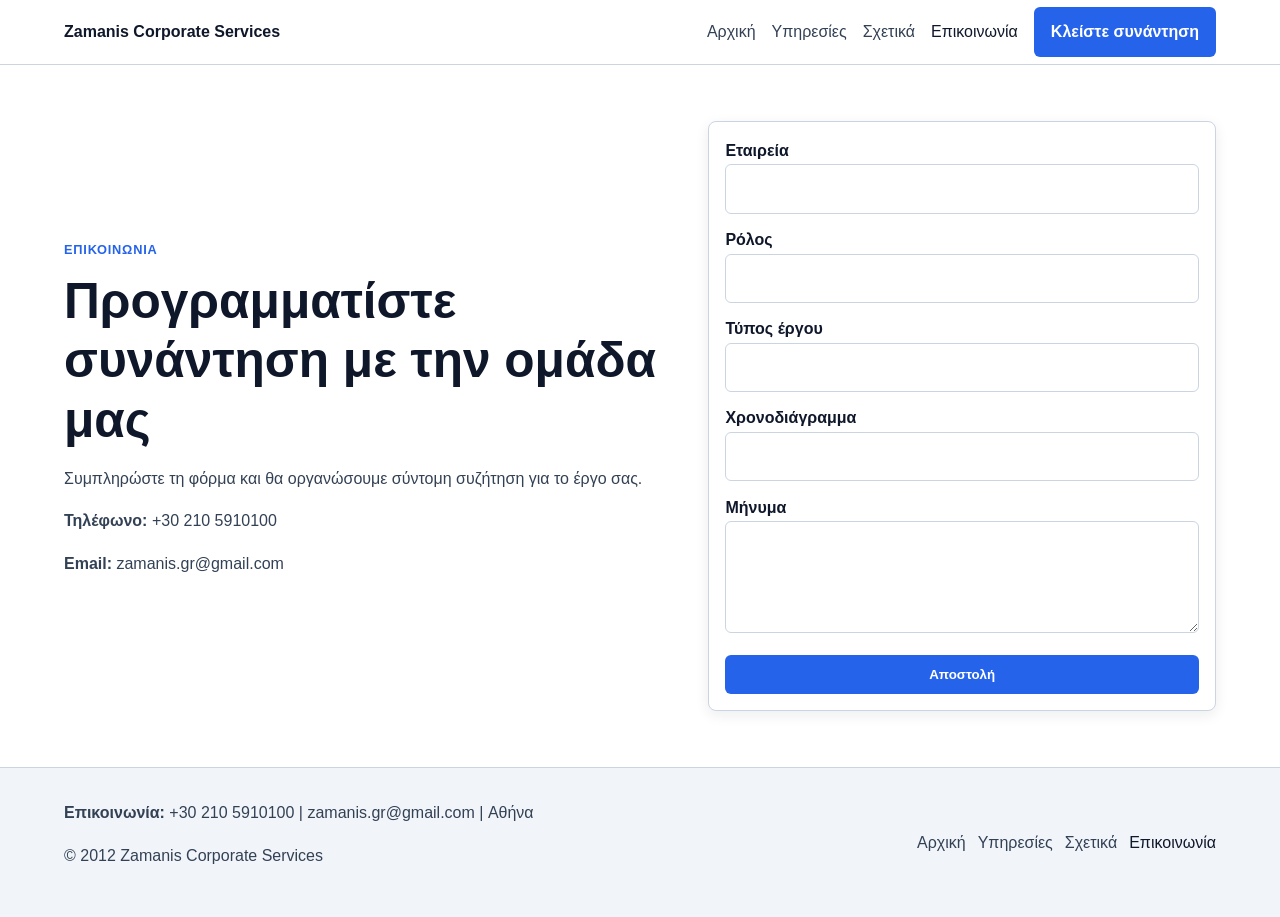
<file: contact.html>
<!DOCTYPE html>
<html lang="el">
<head>
  <meta charset="UTF-8">
  <meta name="viewport" content="width=device-width, initial-scale=1.0">
  <title>Εταιρικές Υπηρεσίες Ψηφιακής Υποδομής & Εκδηλώσεων</title>
  <meta name="description" content="Ολοκληρωμένη υποστήριξη εταιρικής επικοινωνίας, marketing και εκδηλώσεων από έναν συνεργάτη.">
  <link rel="stylesheet" href="assets/css/style.css">
</head>
<body data-page="contact">
  <div id="site-header"></div>

  <main>
    <section class="section">
      <div class="container two-col">
        <div>
          <p class="kicker">Επικοινωνία</p>
          <h1>Προγραμματίστε συνάντηση με την ομάδα μας</h1>
          <p>Συμπληρώστε τη φόρμα και θα οργανώσουμε σύντομη συζήτηση για το έργο σας.</p>
          <p><strong>Τηλέφωνο:</strong> <a href="tel:+302105910100">+30 210 5910100</a></p>
          <p><strong>Email:</strong> <a href="mailto:zamanis.gr@gmail.com">zamanis.gr@gmail.com</a></p>
        </div>
        <form class="contact-form card" id="contactForm">
          <div>
            <label for="company">Εταιρεία</label>
            <input id="company" name="company" required>
          </div>
          <div>
            <label for="role">Ρόλος</label>
            <input id="role" name="role" required>
          </div>
          <div>
            <label for="projectType">Τύπος έργου</label>
            <input id="projectType" name="projectType" required>
          </div>
          <div>
            <label for="timeline">Χρονοδιάγραμμα</label>
            <input id="timeline" name="timeline" required>
          </div>
          <div>
            <label for="message">Μήνυμα</label>
            <textarea id="message" name="message" required></textarea>
          </div>
          <button class="btn btn-primary" type="submit">Αποστολή</button>
          <p id="formSuccess" class="form-success">Θα επικοινωνήσουμε εντός μίας εργάσιμης ημέρας.</p>
        </form>
      </div>
    </section>
  </main>

  <div id="site-footer"></div>

  <script src="assets/js/main.js"></script>
</body>
</html>
</file>
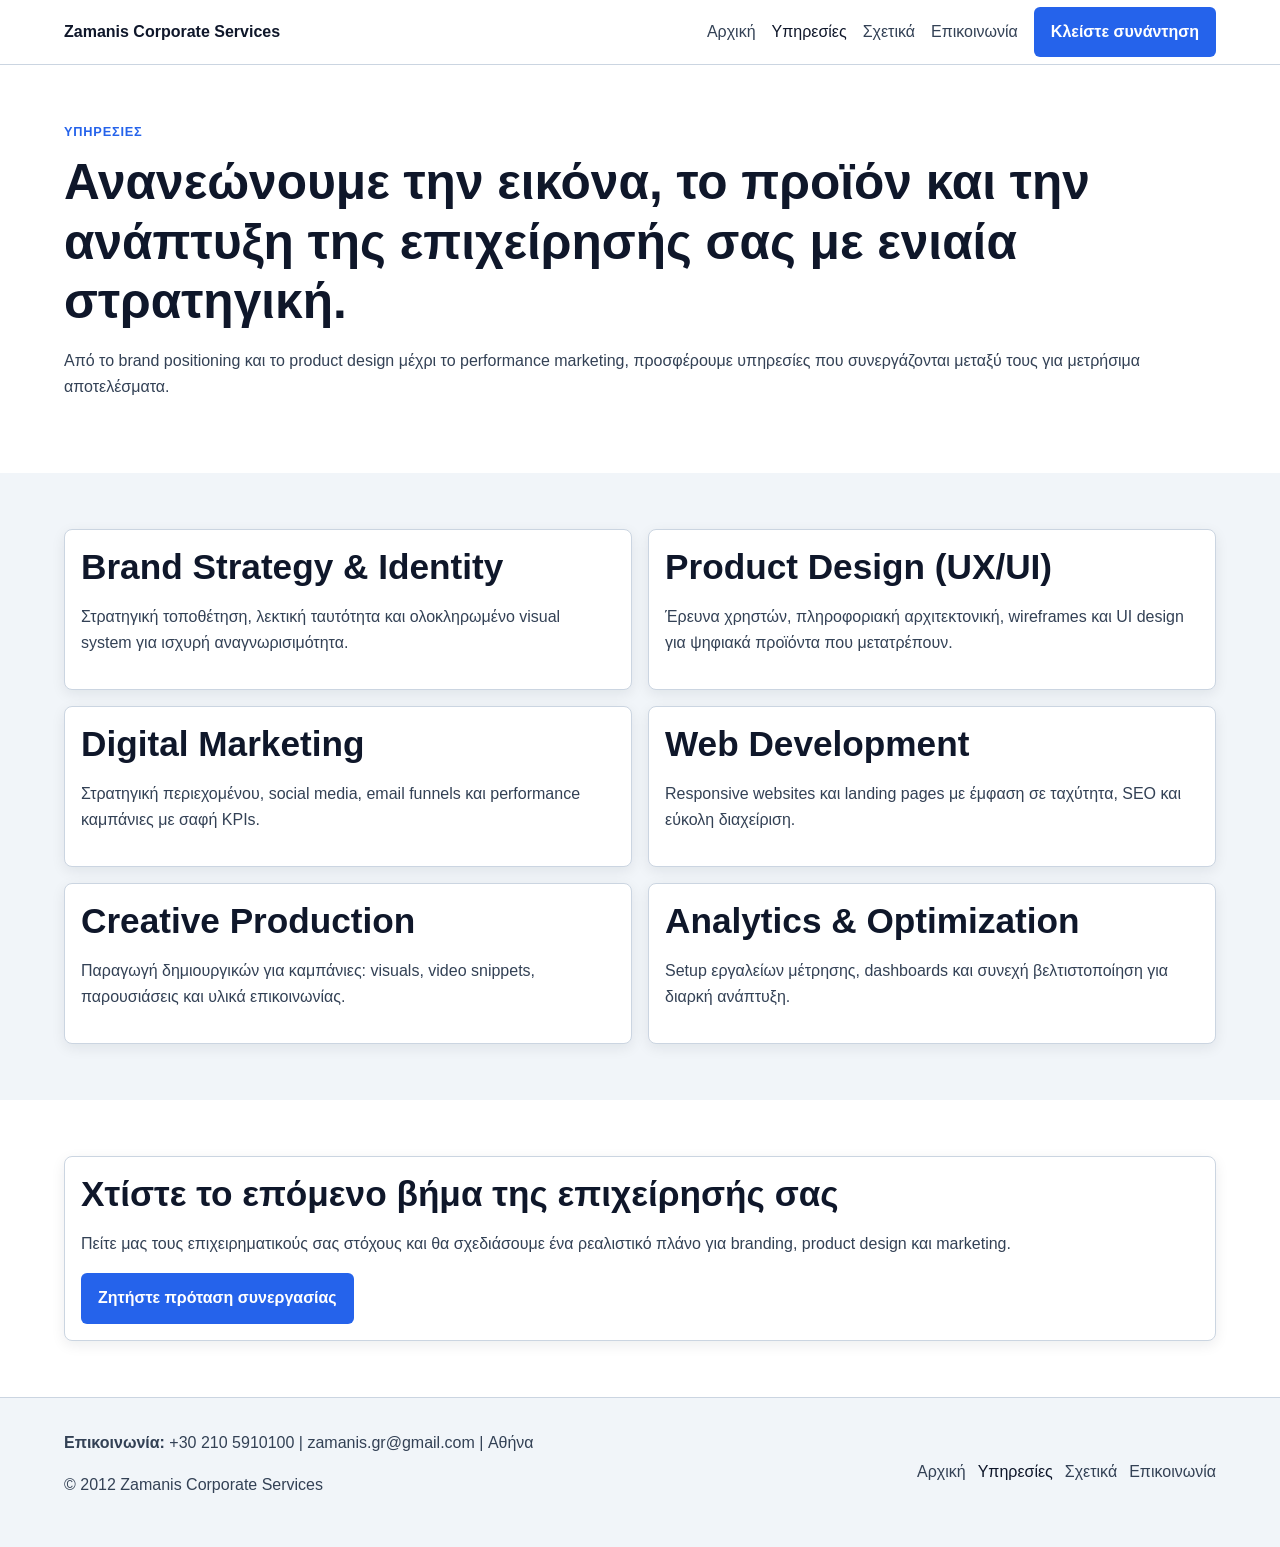
<file: services.html>
<!DOCTYPE html>
<html lang="el">
<head>
  <meta charset="UTF-8">
  <meta name="viewport" content="width=device-width, initial-scale=1.0">
  <title>Υπηρεσίες Branding, Product Design & Marketing</title>
  <meta name="description" content="Ολοκληρωμένες υπηρεσίες branding, product design, digital marketing και παραγωγής για σύγχρονες επιχειρήσεις.">
  <link rel="stylesheet" href="assets/css/style.css">
</head>
<body data-page="services">
  <div id="site-header"></div>

  <main>
    <section class="section">
      <div class="container">
        <p class="kicker">Υπηρεσίες</p>
        <h1>Ανανεώνουμε την εικόνα, το προϊόν και την ανάπτυξη της επιχείρησής σας με ενιαία στρατηγική.</h1>
        <p>Από το brand positioning και το product design μέχρι το performance marketing, προσφέρουμε υπηρεσίες που συνεργάζονται μεταξύ τους για μετρήσιμα αποτελέσματα.</p>
      </div>
    </section>

    <section class="section section-subtle">
      <div class="container card-grid">
        <article class="card">
          <h2>Brand Strategy & Identity</h2>
          <p>Στρατηγική τοποθέτηση, λεκτική ταυτότητα και ολοκληρωμένο visual system για ισχυρή αναγνωρισιμότητα.</p>
        </article>
        <article class="card">
          <h2>Product Design (UX/UI)</h2>
          <p>Έρευνα χρηστών, πληροφοριακή αρχιτεκτονική, wireframes και UI design για ψηφιακά προϊόντα που μετατρέπουν.</p>
        </article>
        <article class="card">
          <h2>Digital Marketing</h2>
          <p>Στρατηγική περιεχομένου, social media, email funnels και performance καμπάνιες με σαφή KPIs.</p>
        </article>
        <article class="card">
          <h2>Web Development</h2>
          <p>Responsive websites και landing pages με έμφαση σε ταχύτητα, SEO και εύκολη διαχείριση.</p>
        </article>
        <article class="card">
          <h2>Creative Production</h2>
          <p>Παραγωγή δημιουργικών για καμπάνιες: visuals, video snippets, παρουσιάσεις και υλικά επικοινωνίας.</p>
        </article>
        <article class="card">
          <h2>Analytics & Optimization</h2>
          <p>Setup εργαλείων μέτρησης, dashboards και συνεχή βελτιστοποίηση για διαρκή ανάπτυξη.</p>
        </article>
      </div>
    </section>

    <section class="section">
      <div class="container card">
        <h2>Χτίστε το επόμενο βήμα της επιχείρησής σας</h2>
        <p>Πείτε μας τους επιχειρηματικούς σας στόχους και θα σχεδιάσουμε ένα ρεαλιστικό πλάνο για branding, product design και marketing.</p>
        <a class="btn btn-primary" href="contact.html">Ζητήστε πρόταση συνεργασίας</a>
      </div>
    </section>
  </main>

  <div id="site-footer"></div>

  <script src="assets/js/main.js"></script>
</body>
</html>
</file>
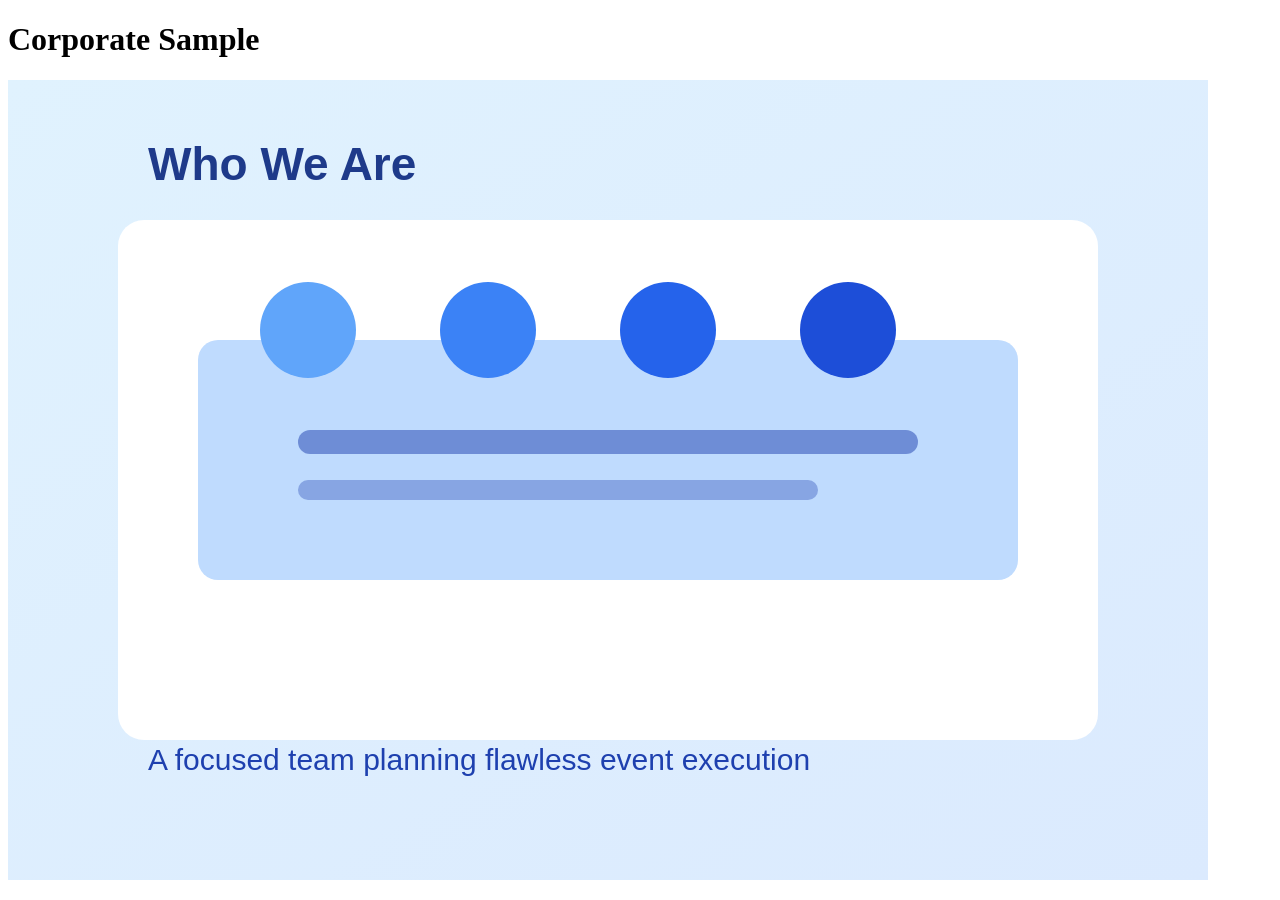
<file: photo/sample-corporate.html>
<!DOCTYPE html>
<html lang="el">
<head>
  <meta charset="UTF-8">
  <meta name="viewport" content="width=device-width, initial-scale=1.0">
  <title>Sample Corporate Photo Page</title>
</head>
<body>
  <h1>Corporate Sample</h1>
  <img class="media-photo" src="../assets/img/about-photo.svg" width="1200" height="800" alt="Corporate team sample photo">
</body>
</html>
</file>
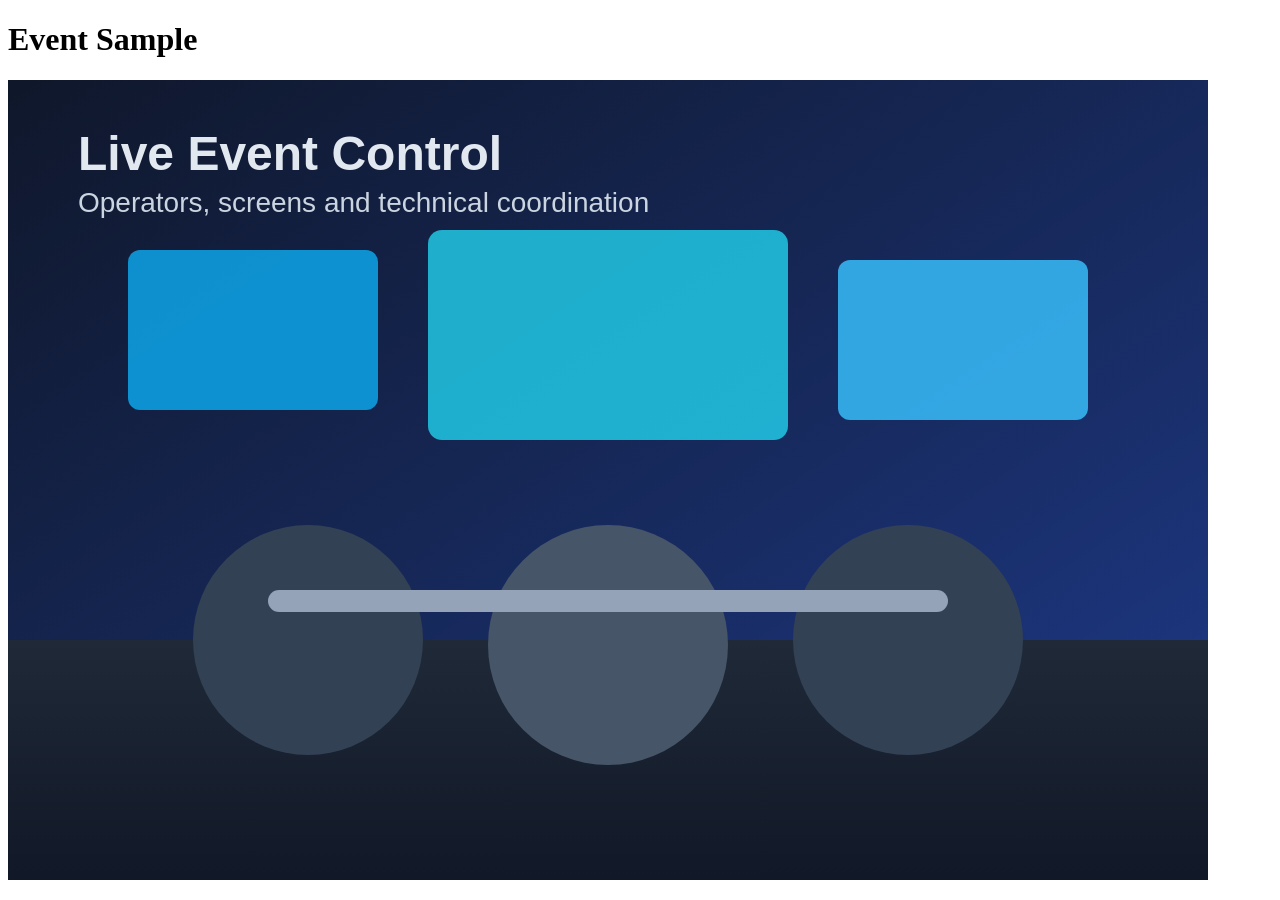
<file: photo/sample-event.html>
<!DOCTYPE html>
<html lang="el">
<head>
  <meta charset="UTF-8">
  <meta name="viewport" content="width=device-width, initial-scale=1.0">
  <title>Sample Event Photo Page</title>
</head>
<body>
  <h1>Event Sample</h1>
  <img class="media-photo" src="../assets/img/hero-photo.svg" width="1200" height="800" alt="Event production sample photo">
</body>
</html>
</file>
<file: assets/css/style.css>
:root {
  --color-primary: #0F172A;
  --color-secondary: #334155;
  --color-accent: #2563EB;
  --color-bg: #FFFFFF;
  --color-bg-subtle: #F1F5F9;
  --color-border: #CBD5E1;
  --font-family: Inter, -apple-system, BlinkMacSystemFont, "Segoe UI", Roboto, "Helvetica Neue", Arial, sans-serif;
  --container-max: 72rem;
  --radius-sm: 0.375rem;
  --radius-md: 0.5rem;
  --shadow-sm: 0 4px 14px rgba(15, 23, 42, 0.08);
}

* {
  box-sizing: border-box;
}

html {
  scroll-behavior: smooth;
}

body {
  margin: 0;
  font-family: var(--font-family);
  color: var(--color-primary);
  background: var(--color-bg);
  line-height: 1.65;
}

img {
  max-width: 100%;
  display: block;
  border-radius: var(--radius-md);
}

.media-photo {
  width: 100%;
  aspect-ratio: 3 / 2;
  object-fit: cover;
}


.photo-link {
  display: block;
}

.photo-link:focus-visible,
.photo-card:focus-visible {
  outline: 2px solid var(--color-accent);
  outline-offset: 3px;
}

.photo-card {
  color: var(--color-primary);
  font-weight: 600;
}

a {
  color: inherit;
  text-decoration: none;
}

.container {
  width: min(100% - 2rem, var(--container-max));
  margin-inline: auto;
}

.section {
  padding: 3.5rem 0;
}

.section-subtle {
  background: var(--color-bg-subtle);
}

h1,
h2,
h3 {
  color: var(--color-primary);
  line-height: 1.2;
  margin: 0 0 1rem;
}

h1 {
  font-size: clamp(1.9rem, 4.5vw, 3.1rem);
}

h2 {
  font-size: clamp(1.55rem, 3.2vw, 2.2rem);
}

h3 {
  font-size: clamp(1.15rem, 2.2vw, 1.4rem);
}

p {
  margin: 0 0 1rem;
  color: var(--color-secondary);
}

ul,
ol {
  margin: 0;
  padding-left: 1.15rem;
}

.site-header {
  position: sticky;
  top: 0;
  z-index: 20;
  background: rgba(255, 255, 255, 0.96);
  border-bottom: 1px solid var(--color-border);
  backdrop-filter: blur(8px);
}

.nav-wrap {
  display: flex;
  align-items: center;
  justify-content: space-between;
  min-height: 4rem;
  gap: 1rem;
}

.brand {
  font-weight: 700;
  font-size: 1rem;
}

.nav-toggle {
  border: 1px solid var(--color-border);
  background: var(--color-bg);
  padding: 0.5rem 0.7rem;
  border-radius: var(--radius-sm);
  color: var(--color-primary);
}

.site-nav {
  display: none;
  flex-direction: column;
  gap: 0.65rem;
  padding-bottom: 1rem;
}

.site-nav.open {
  display: flex;
}

.nav-link {
  font-weight: 500;
  color: var(--color-secondary);
}

.nav-link:hover,
.nav-link.active {
  color: var(--color-primary);
}

.btn {
  display: inline-block;
  border: 1px solid transparent;
  border-radius: var(--radius-sm);
  padding: 0.7rem 1rem;
  font-weight: 600;
}

.btn-primary {
  background: var(--color-accent);
  color: #fff;
}

.btn-outline {
  border-color: var(--color-primary);
  color: var(--color-primary);
}

.hero-grid,
.two-col {
  display: grid;
  gap: 1.5rem;
}

.card-grid {
  display: grid;
  gap: 1rem;
}

.card {
  background: #fff;
  border: 1px solid var(--color-border);
  border-radius: var(--radius-md);
  padding: 1rem;
  box-shadow: var(--shadow-sm);
}

.kicker {
  color: var(--color-accent);
  text-transform: uppercase;
  letter-spacing: 0.06em;
  font-weight: 700;
  font-size: 0.8rem;
  margin-bottom: 0.7rem;
}

.list-tight li {
  margin-bottom: 0.5rem;
  color: var(--color-secondary);
}

.steps {
  counter-reset: process;
  list-style: none;
  padding: 0;
  display: grid;
  gap: 0.75rem;
}

.steps li {
  background: #fff;
  border: 1px solid var(--color-border);
  border-radius: var(--radius-sm);
  padding: 0.75rem 0.9rem;
}

.steps li::before {
  counter-increment: process;
  content: counter(process);
  display: inline-grid;
  place-items: center;
  width: 1.75rem;
  height: 1.75rem;
  margin-right: 0.5rem;
  border-radius: 999px;
  background: var(--color-primary);
  color: #fff;
  font-size: 0.85rem;
}

.contact-form {
  display: grid;
  gap: 0.85rem;
}

.contact-form label {
  font-weight: 600;
  color: var(--color-primary);
}

.contact-form input,
.contact-form textarea {
  width: 100%;
  padding: 0.65rem 0.75rem;
  border: 1px solid var(--color-border);
  border-radius: var(--radius-sm);
  font: inherit;
}

.contact-form textarea {
  min-height: 7rem;
}

.form-success {
  margin-top: 0.6rem;
  color: #166534;
  font-weight: 600;
  display: none;
}

.form-success.show {
  display: block;
}

.site-footer {
  padding: 2rem 0;
  border-top: 1px solid var(--color-border);
  background: var(--color-bg-subtle);
}

.footer-grid {
  display: grid;
  gap: 1rem;
}

.footer-links {
  display: flex;
  gap: 0.75rem;
  flex-wrap: wrap;
}

.footer-links a {
  color: var(--color-secondary);
}

.footer-links a.active,
.footer-links a:hover {
  color: var(--color-primary);
}

.site-footer a:hover {
  text-decoration: underline;
}

@media (min-width: 48rem) {
  .nav-toggle {
    display: none;
  }

  .site-nav,
  .site-nav.open {
    display: flex;
    flex-direction: row;
    align-items: center;
    gap: 1rem;
    padding-bottom: 0;
  }

  .hero-grid,
  .two-col {
    grid-template-columns: 1.1fr 0.9fr;
    align-items: center;
  }

  .card-grid {
    grid-template-columns: repeat(2, minmax(0, 1fr));
  }

  .footer-grid {
    grid-template-columns: 1fr auto;
    align-items: center;
  }
}
</file>
